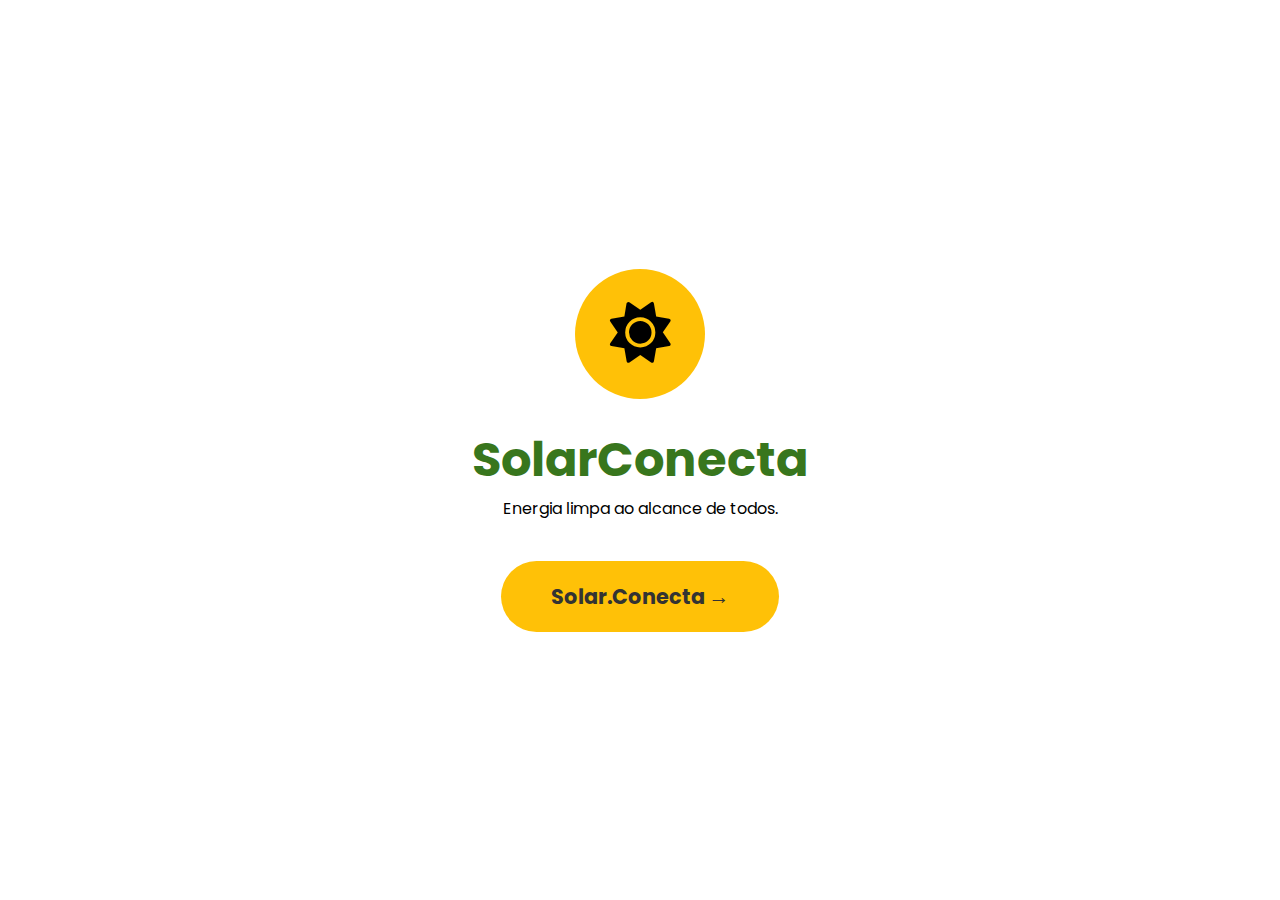
<file: dasboard/index.html>
<!DOCTYPE html>
<html lang="pt-BR">
<head>
    <meta charset="UTF-8">
    <meta name="viewport" content="width=device-width, initial-scale=1.0">
    <title>Solar Conecta Web</title>

    <link rel="stylesheet" href="style.css">
    <link rel="stylesheet" href="https://cdnjs.cloudflare.com/ajax/libs/font-awesome/6.0.0/css/all.min.css">
    <link href="https://fonts.googleapis.com/css2?family=Poppins:wght@400;600;700&display=swap" rel="stylesheet">
</head>
<body>

    <div class="web-container">
        <section class="screen active" id="home">
            <div class="content-home">
                <div class="logo-circle">
                    <i class="fas fa-sun"></i>
                </div>
                <h2>SolarConecta</h2>
                <p>Energia limpa ao alcance de todos.</p>
                <button class="btn-primary" onclick="showScreen('dashboard')">
                    Solar.Conecta &rarr;
                </button>
            </div>
        </section>

        <section class="screen" id="dashboard">

            <div class="screen-header">
                <button class="back-btn" onclick="showScreen('home')">
                    <i class="fas fa-chevron-left"></i>
                </button>
                <h3>Dashboard</h3>
            </div>

            <div class="dashboard-content">

                <div class="energy-widget">
                    <p class="label">Energia</p>
                    <p class="value-kwh">440 <span>kWh</span></p>
                </div>

                <div class="stats-row">
                    <div>
                        <p class="stat-value">120 <span>kWh</span></p>
                        <p class="stat-label">Economia mensal</p>
                    </div>
                    <div>
                        <p class="stat-value">R$ 24,50</p>
                        <p class="stat-label">Economia por família</p>
                    </div>
                </div>

                <div class="nav-grid desktop-grid">
                    <button class="btn-grid green-light">Minha Energia</button>
                    <button class="btn-grid green-dark" onclick="showScreen('credits')">Créditos Recebidos</button>
                    <button class="btn-grid green-dark" onclick="showScreen('community')">Comunidade</button>
                    <button class="btn-grid green-dark" onclick="showScreen('courses')">Cursos e Oportunidades</button>
                </div>

            </div>
        </section>

        <section class="screen" id="credits">
            <div class="screen-header">
                <button class="back-btn" onclick="showScreen('dashboard')"><i class="fas fa-chevron-left"></i></button>
                <h3>Créditos Recebidos</h3>
            </div>

            <div class="credits-content">
                <div class="credit-display">
                    <i class="fas fa-wallet"></i>
                    <p class="credit-value">25,67 <span>kWh</span></p>
                </div>
            </div>

        </section>

        <section class="screen" id="community">
            <div class="screen-header">
                <button class="back-btn" onclick="showScreen('dashboard')"><i class="fas fa-chevron-left"></i></button>
                <h3>Comunidade</h3>
            </div>

            <div class="community-content">

                <div class="section-box">
                    <h4>Informações</h4>
                    <ul>
                        <li><i class="fas fa-wrench"></i> Manutenção</li>
                        <li><i class="fas fa-cloud"></i> Clima</li>
                        <li><i class="fas fa-chart-line"></i> Atualizações da usina solar</li>
                    </ul>
                </div>

                <div class="section-box">
                    <h4>Avisos</h4>
                    <ul>
                        <li><i class="fas fa-comment"></i> Menu</li>
                        <li><i class="fas fa-hand-holding-usd"></i> Contas</li>
                        <li><i class="fas fa-tag"></i> Referência</li>
                    </ul>
                </div>

                <div class="section-box">
                    <h4>Rankings</h4>
                    <ul>
                        <li><i class="fas fa-star"></i> Família Lima Lucas</li>
                        <li><i class="fas fa-star"></i> Família Rocha</li>
                    </ul>
                </div>

            </div>
        </section>

        <section class="screen" id="courses">
            <div class="screen-header">
                <button class="back-btn" onclick="showScreen('dashboard')"><i class="fas fa-chevron-left"></i></button>
                <h3>Cursos e Oportunidades</h3>
            </div>

            <div class="courses-content">

                <div class="course-list">
                    <div class="course-item">
                        <i class="fas fa-question-circle"></i>
                        <p>Dúvidas sobre a usina</p>
                    </div>

                    <div class="course-item">
                        <i class="fas fa-tools"></i>
                        <p>Mutirão de instalação</p>
                    </div>

                    <div class="course-item">
                        <i class="fas fa-leaf"></i>
                        <p>Escola Verde</p>
                    </div>
                </div>

                <div class="section-box">
                    <h4>Agenda</h4>
                    <ul>
                        <li><i class="fas fa-calendar-alt"></i> Manutenção da usina</li>
                        <li><i class="fas fa-calendar-alt"></i> Curso de Instalação Solar</li>
                    </ul>
                </div>

                <div class="section-box rankings-btn" onclick="showScreen('profile')">
                    <h4>Rankings</h4>
                    <p class="rank-name">Família Silva</p>
                </div>

            </div>
        </section>

        <section class="screen" id="profile">
            <div class="screen-header">
                <button class="back-btn" onclick="showScreen('courses')"><i class="fas fa-chevron-left"></i></button>
                <h3>Perfil</h3>
            </div>

            <div class="profile-content">

                <div class="user-info">
                    <div class="profile-pic"></div>
                    <p class="user-name">Vandinha da Conceição</p>
                    <p class="user-address">Rua da Esperança, 777</p>
                </div>

                <div class="profile-details">
                    <p class="detail-label">Conta de energia</p>
                    <p class="detail-value">123456789</p>

                    <p class="detail-label">Famílias incluídas</p>
                    <p class="detail-value">2</p>

                    <p class="detail-label">Meta de economia</p>
                    <p class="detail-value big-value">R$ 45,00</p>
                </div>

                <div class="ranking-label">
                    <p>Ranking</p>
                    <p class="ranking-stat">1000k</p>
                </div>

            </div>
        </section>
    </div>

    <script src="script.js"></script>
</body>
</html>
</file>
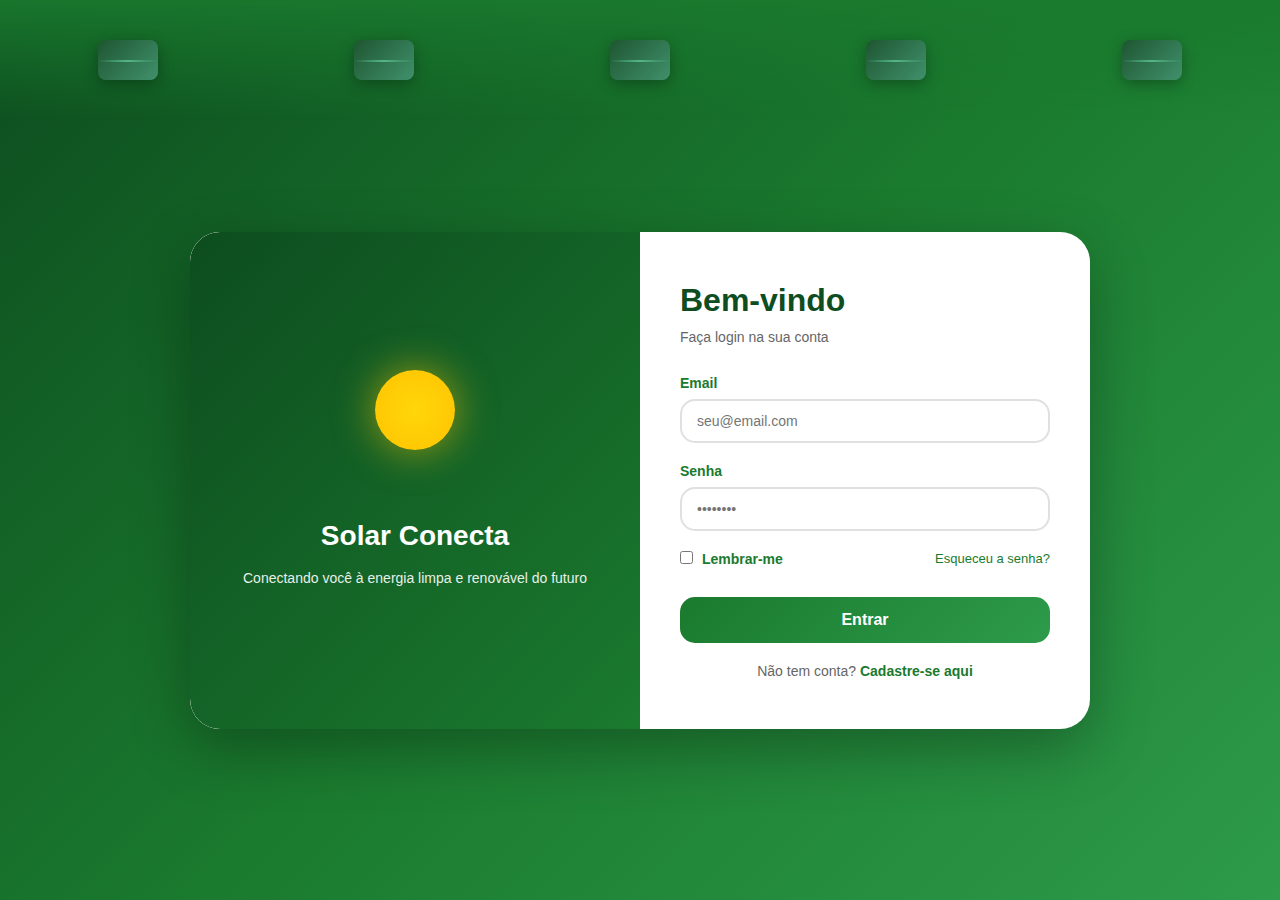
<file: página de login/index.html>
<!DOCTYPE html>
<html lang="pt-BR">
<head>
    <meta charset="UTF-8">
    <meta name="viewport" content="width=device-width, initial-scale=1.0">
    <link rel="stylesheet" href="style.css">
    <link rel="shortcut icon" href="../imagns/Captura de tela 2024-06-12 150613.png">
    <title>Solar Conecta - Login</title>
</head>
<body>
    <div class="solar-panels">
        <div class="panel"></div>
        <div class="panel"></div>
        <div class="panel"></div>
        <div class="panel"></div>
        <div class="panel"></div>
    </div>
    <div class="container">
        <div class="left-section">
            <div class="solar-icon">
                <div class="sun"></div>
            </div>
            <h2>Solar Conecta</h2>
            <p>Conectando você à energia limpa e renovável do futuro</p>
        </div>
        <div class="right-section">
            <h1>Bem-vindo</h1>
            <p>Faça login na sua conta</p>
            <form>
                <div class="form-group">
                    <label for="email">Email</label>
                    <input type="email" id="email" placeholder="seu@email.com" required>
                </div>
                <div class="form-group">
                    <label for="password">Senha</label>
                    <input type="password" id="password" placeholder="••••••••" required>
                </div>
                <div class="remember-forgot">
                    <label style="margin: 0;">
                        <input type="checkbox" style="width: auto; margin-right: 5px;"> Lembrar-me
                    </label>
                    <a href="../página de login/pagina de cadastro/senha.html">Esqueceu a senha?</a>
                </div>
                <button type="submit" class="btn-login" href="../pagina inicial/index.html">Entrar</button>
                <div class="signup-link">
                    Não tem conta? <a href="pagina de cadastro/index.html">Cadastre-se aqui</a>
                </div>
            </form>
        </div>
    </div>
</body>
</html>
</file>
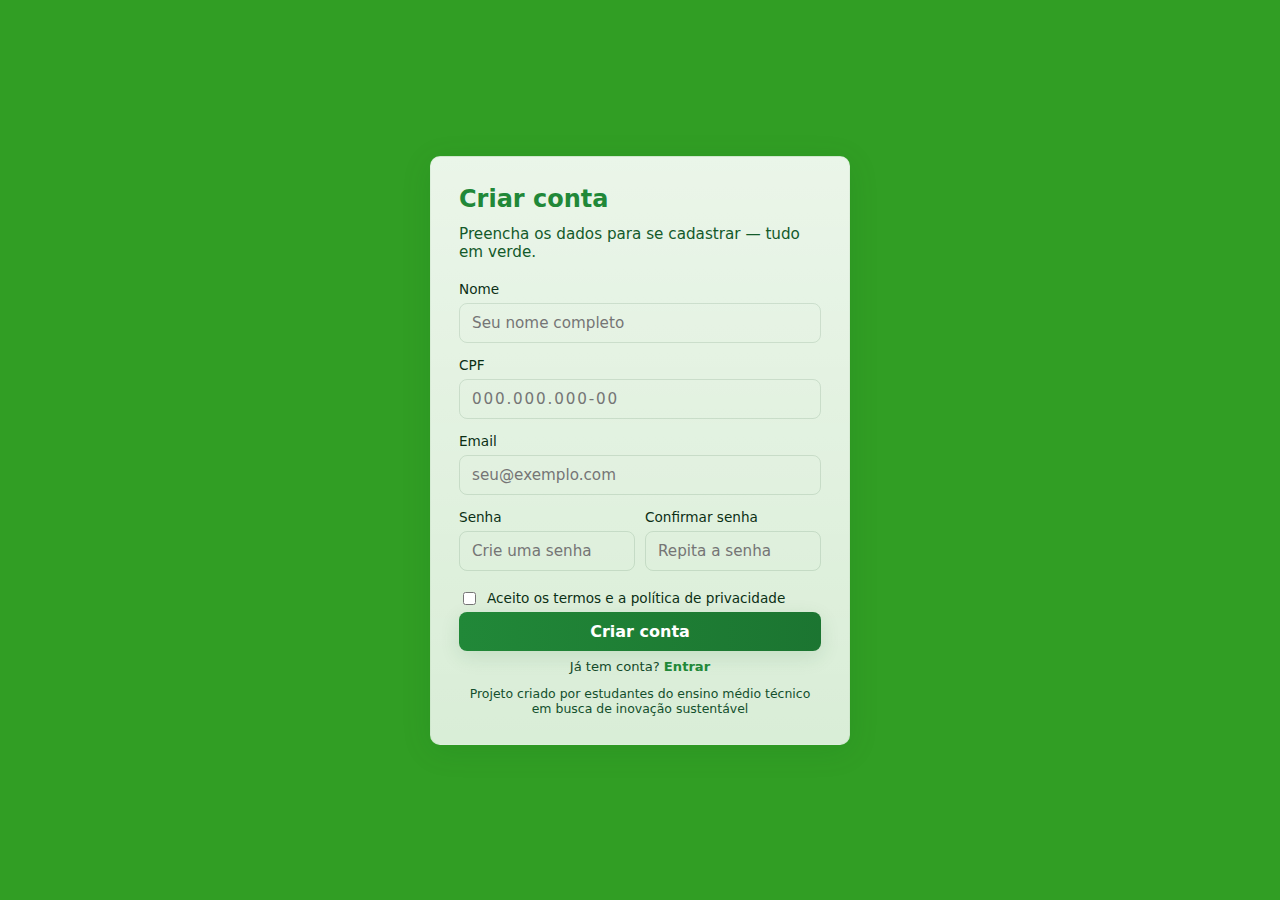
<file: página de login/pagina de cadastro/index.html>
<!doctype html>
<html lang="pt-BR">
<head>
    <meta charset="utf-8" />
    <meta name="viewport" content="width=device-width,initial-scale=1" />
    <link rel="stylesheet" href="style.css" />
    <title>Cadastro - Solar.Conecta</title>
</head>
<body>
    <div class="wrap">
        <form class="card" id="registerForm" method="post" novalidate>
            <h1>Criar conta</h1>
            <p class="lead">Preencha os dados para se cadastrar — tudo em verde.</p>

            <label for="nome">Nome</label>
            <input id="nome" name="nome" type="text" placeholder="Seu nome completo" required>

            <label for="cpf">CPF</label>
            <input id="cpf" name="cpf" type="text" inputmode="numeric" class="num" maxlength="14" placeholder="000.000.000-00" required>

            <label for="email">Email</label>
            <input id="email" name="email" type="email" placeholder="seu@exemplo.com" required>

            <div class="row">
                <div class="half">
                    <label for="senha">Senha</label>
                    <input id="senha" name="senha" type="password" placeholder="Crie uma senha" required>
                </div>
                <div class="half">
                    <label for="confirm">Confirmar senha</label>
                    <input id="confirm" name="confirm" type="password" placeholder="Repita a senha" required>
                </div>
            </div>

            <div style="display:flex;align-items:center;gap:8px;margin-top:4px">
                <input id="terms" name="terms" type="checkbox" required>
                <label for="terms" style="margin:0;">Aceito os termos e a política de privacidade</label>
            </div>

            <div id="error" class="error" role="alert" aria-live="polite" hidden></div>

            <button class="btn" type="submit">Criar conta</button>

            <div class="small">Já tem conta? <a href="../index.html" style="color:var(--green-700);text-decoration:none;font-weight:600">Entrar</a></div>
            <div class="footer-note">Projeto criado por estudantes do ensino médio técnico em busca de inovação sustentável</div>
        </form>
    </div>
</body>
</html>
</file>
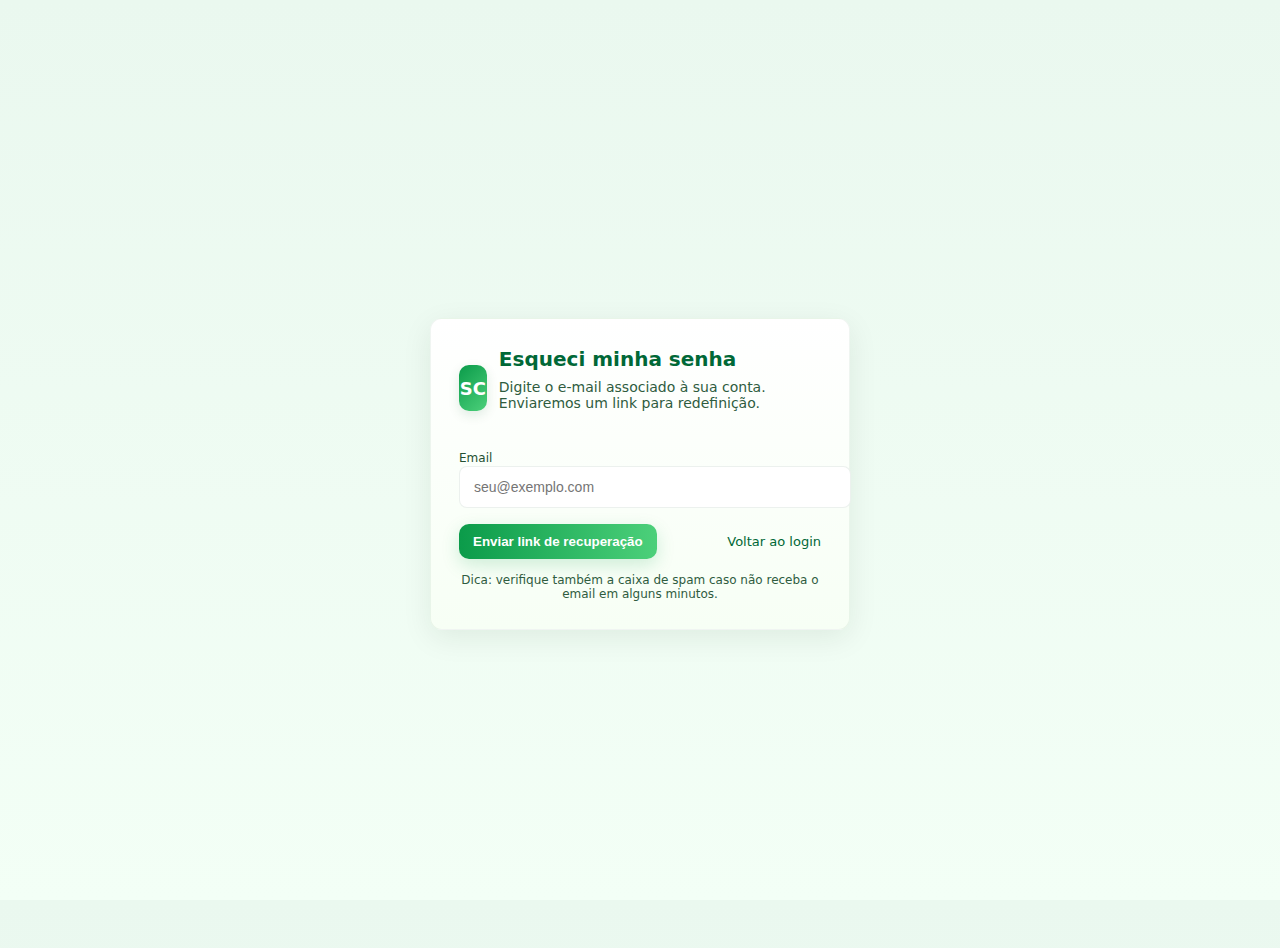
<file: página de login/pagina de cadastro/senha.html>
<!doctype html>
<html lang="pt-BR">
<head>
    <meta charset="utf-8" />
    <meta name="viewport" content="width=device-width,initial-scale=1" />
    <title>Esqueci minha senha</title>
    <style>
        :root{
            --green-800:#006837;
            --green-600:#0b9b4a;
            --green-400:#4cd07a;
            --bg:#eaf8ef;
            --card:#ffffff;
        }
        html,body{height:100%;margin:0;font-family:Inter, system-ui, -apple-system, "Segoe UI", Roboto, "Helvetica Neue", Arial;}
        body{
            display:flex;
            align-items:center;
            justify-content:center;
            background:linear-gradient(180deg,var(--bg),#f3fff6);
            padding:24px;
        }
        .container{
            width:100%;
            max-width:420px;
            background:linear-gradient(180deg,var(--card),#f7fff5);
            border-radius:12px;
            box-shadow:0 8px 30px rgba(2,36,14,0.08);
            padding:28px;
            box-sizing:border-box;
            border:1px solid rgba(5,80,30,0.06);
        }
        .brand{
            display:flex;
            gap:12px;
            align-items:center;
            margin-bottom:18px;
        }
        .logo{
            width:46px;height:46px;border-radius:10px;
            background:linear-gradient(135deg,var(--green-600),var(--green-400));
            display:flex;align-items:center;justify-content:center;
            color:#fff;font-weight:700;font-size:18px;box-shadow:0 4px 12px rgba(6,90,40,0.12);
        }
        h1{margin:0 0 8px 0;font-size:20px;color:var(--green-800);}
        p.lead{margin:0 0 18px 0;color:#2f5c3f;font-size:14px;}
        form{display:grid;gap:12px;}
        label{font-size:12px;color:#235032;}
        input[type="email"]{
            width:100%;
            padding:12px 14px;
            border-radius:8px;
            border:1px solid rgba(10,80,40,0.08);
            box-shadow:inset 0 1px 0 rgba(255,255,255,0.6);
            outline:none;
            font-size:14px;
        }
        input[type="email"]:focus{
            box-shadow:0 0 0 4px rgba(11,155,74,0.12);
            border-color:var(--green-600);
        }
        .actions{display:flex;gap:10px;align-items:center;justify-content:space-between;margin-top:4px;}
        button{
            background:linear-gradient(90deg,var(--green-600),var(--green-400));
            color:white;border:none;padding:10px 14px;border-radius:10px;font-weight:600;
            cursor:pointer;box-shadow:0 6px 18px rgba(11,155,74,0.18);
        }
        button:disabled{opacity:0.6;cursor:default;box-shadow:none}
        a.back{color:var(--green-800);text-decoration:none;font-size:13px;}
        .note{font-size:12px;color:#2f5c3f}
        .success{
            display:none;
            margin-top:12px;
            padding:12px;border-radius:8px;background:linear-gradient(90deg,#e7fff0,#f3fff8);
            border:1px solid rgba(12,110,50,0.08);color:var(--green-800);font-size:13px;
        }
        .error{color:#8b1f1f;font-size:13px}
        footer{margin-top:14px;font-size:12px;color:#2f5c3f;text-align:center}
        @media (max-width:420px){ .container{padding:20px} }
    </style>
</head>
<body>
    <main class="container" role="main" aria-labelledby="titulo">
        <div class="brand">
            <div class="logo" aria-hidden="true">SC</div>
            <div>
                <h1 id="titulo">Esqueci minha senha</h1>
                <p class="lead">Digite o e-mail associado à sua conta. Enviaremos um link para redefinição.</p>
            </div>
        </div>

        <form id="resetForm" novalidate>
            <div>
                <label for="email">Email</label>
                <input id="email" name="email" type="email" placeholder="seu@exemplo.com" required autocomplete="email" />
                <div id="err" class="error" role="status" aria-live="polite"></div>
            </div>

            <div class="actions">
                <button id="sendBtn" type="submit">Enviar link de recuperação</button>
                <a class="back" href="../index.html">Voltar ao login</a>
            </div>

            <div id="success" class="success" role="status" aria-live="polite"></div>
        </form>

        <footer>
            Dica: verifique também a caixa de spam caso não receba o email em alguns minutos.
        </footer>
    </main>

    <script>
        (function(){
            const form = document.getElementById('resetForm');
            const email = document.getElementById('email');
            const err = document.getElementById('err');
            const success = document.getElementById('success');
            const btn = document.getElementById('sendBtn');

            function validateEmail(v){
                return /^[^\s@]+@[^\s@]+\.[^\s@]+$/.test(v);
            }

            form.addEventListener('submit', function(e){
                e.preventDefault();
                err.textContent = '';
                success.style.display = 'none';

                const val = email.value.trim();
                if(!val){
                    err.textContent = 'Por favor, insira seu email.';
                    email.focus();
                    return;
                }
                if(!validateEmail(val)){
                    err.textContent = 'Formato de email inválido.';
                    email.focus();
                    return;
                }
                btn.disabled = true;
                btn.textContent = 'Enviando...';

                setTimeout(() => {
                    btn.disabled = false;
                    btn.textContent = 'Enviar link de recuperação';
                    success.textContent = 'Pronto! Verifique seu email. Enviamos um link para redefinir sua senha.';
                    success.style.display = 'block';
                    form.reset();
                }, 900);
            });
        })();
    </script>
</body>
</html>
</file>
<file: dasboard/style.css>
:root {
    --color-yellow: #FFC107;
    --color-green-dark: #38761D;
    --color-green-medium: #6AA84F;
    --color-green-light: #C6D9BC;
    --color-background: #F8F8F8;
    --color-text-dark: #333;
    --color-text-light: #666;
}

* {
    margin: 0;
    padding: 0;
    box-sizing: border-box;
    font-family: 'Poppins', sans-serif;
}

body {
    background-color: var(--color-background);
    width: 100%;
    height: 100vh;
    overflow: hidden;
}

.web-container {
    width: 100%;
    height: 100%;
    position: relative;
}

.screen {
    position: absolute;
    width: 100%;
    height: 100%;
    padding: 50px;
    overflow-y: auto;
    background: white;
    transform: translateX(100%);
    transition: 0.4s ease-in-out;
}

.screen.active {
    transform: translateX(0);
}

.content-home {
    height: 100%;
    display: flex;
    flex-direction: column;
    align-items: center;
    justify-content: center;
    text-align: center;
}

.logo-circle {
    width: 130px;
    height: 130px;
    border-radius: 50%;
    background: var(--color-yellow);
    display: flex;
    align-items: center;
    justify-content: center;
}

.logo-circle i {
    font-size: 3.8em;
}

.content-home h2 {
    font-size: 3em;
    color: var(--color-green-dark);
    margin-top: 25px;
}

.btn-primary {
    margin-top: 40px;
    padding: 20px 50px;
    border: none;
    border-radius: 40px;
    font-size: 1.3em;
    font-weight: bold;
    cursor: pointer;
    background: var(--color-yellow);
    color: var(--color-text-dark);
}

.screen-header {
    display: flex;
    align-items: center;
    margin-bottom: 30px;
}

.back-btn {
    background: none;
    border: none;
    font-size: 1.5em;
    margin-right: 20px;
    cursor: pointer;
}

.screen-header h3 {
    font-size: 2em;
    font-weight: 700;
}


.energy-widget {
    background: var(--color-background);
    padding: 40px;
    border-radius: 20px;
    text-align: center;
    margin-bottom: 30px;
}

.value-kwh {
    font-size: 4em;
    font-weight: bold;
    color: var(--color-green-dark);
}

.stats-row {
    display: flex;
    justify-content: space-around;
    margin: 30px 0;
}

.nav-grid {
    margin-top: 30px;
}

.desktop-grid {
    display: grid;
    grid-template-columns: repeat(2, 1fr);
    gap: 25px;
}

.btn-grid {
    padding: 25px;
    border: none;
    border-radius: 15px;
    font-size: 1.3em;
    font-weight: 600;
    color: white;
    cursor: pointer;
    text-align: left;
}

.green-light { background: var(--color-green-medium); }
.green-dark { background: var(--color-green-dark); }

.credit-display {
    background: var(--color-green-dark);
    color: white;
    padding: 40px;
    border-radius: 20px;
}

.credit-value {
    font-size: 3.5em;
    font-weight: bold;
}

.chart-container {
    margin: 30px 0;
}

.chart-placeholder {
    height: 200px;
    background: #eee;
    border-radius: 15px;
    display: flex;
    align-items: center;
    justify-content: center;
    font-size: 1.3em;
    color: #888;
}

.section-box {
background: var(--color-green-light);
    padding: 25px;
    border-radius: 15px;
    margin-bottom: 25px;
}

.section-box ul li {
    margin-bottom: 8px;
    font-size: 1.1em;
    display: flex;
    align-items: center;
}

.course-list {
    display: grid;
    grid-template-columns: repeat(3, 1fr);
    gap: 20px;
    margin-bottom: 30px;
}

.course-item {
background: var(--color-green-light);
    padding: 25px;
    border-radius: 15px;
    display: flex;
    align-items: center;
}

.profile-pic {
    width: 100px;
    height: 100px;
    background: var(--color-green-light);
    border-radius: 50%;
    margin: 0 auto 15px;
}

.profile-details {
background: var(--color-green-light);
    padding: 25px;
    border-radius: 15px;
    margin: 30px 0;
}

.detail-value.big-value {
    font-size: 2.5em;
    color: var(--color-green-dark);
    border-bottom: none;
}

.ranking-label {
    border: 2px solid var(--color-green-dark);
    padding: 20px;
    border-radius: 20px;
    text-align: center;
}
</file>
<file: página de login/style.css>
* {
            margin: 0;
            padding: 0;
            box-sizing: border-box;
        }
        body {
            font-family: 'Segoe UI', Tahoma, Geneva, Verdana, sans-serif;
            background: linear-gradient(135deg, #0d4d1f 0%, #1a7a2e 50%, #2d9b4a 100%);
            min-height: 100vh;
            display: flex;
            justify-content: center;
            align-items: center;
            overflow: hidden;
        }
        .solar-panels {
            position: fixed;
            top: 0;
            left: 0;
            right: 0;
            height: 120px;
            background: linear-gradient(to bottom, rgba(26, 122, 46, 0.9), transparent);
            display: flex;
            justify-content: space-around;
            align-items: center;
            z-index: 1;
        }
        .panel {
            width: 60px;
            height: 40px;
            background: linear-gradient(135deg, #1e5631 0%, #40916c 100%);
            border-radius: 8px;
            box-shadow: 0 4px 15px rgba(0, 0, 0, 0.3);
            position: relative;
            overflow: hidden;
        }
        .panel::before {
            content: '';
            position: absolute;
            width: 100%;
            height: 2px;
            background: linear-gradient(to right, transparent, #52b788, transparent);
            top: 50%;
            animation: energy-flow 2s infinite;
        }
        @keyframes energy-flow {
            0%, 100% { left: -100%; }
            50% { left: 100%; }
        }
        .container {
            background: white;
            border-radius: 30px;
            box-shadow: 0 20px 60px rgba(0, 0, 0, 0.3);
            display: flex;
            width: 95%;
            max-width: 900px;
            overflow: hidden;
            margin-top: 60px;
        }
        .left-section {
            flex: 1;
            background: linear-gradient(135deg, #0d4d1f 0%, #1a7a2e 100%);
            padding: 50px 40px;
            display: flex;
            flex-direction: column;
            justify-content: center;
            align-items: center;
            color: white;
            border-radius: 30px 0 0 30px;
        }
        .solar-icon {
            width: 120px;
            height: 120px;
            margin-bottom: 30px;
        }
        .sun {
            width: 80px;
            height: 80px;
            background: radial-gradient(circle, #ffd60a 0%, #ffc300 100%);
            border-radius: 50%;
            margin: 0 auto 20px;
            box-shadow: 0 0 40px rgba(255, 195, 0, 0.6);
            animation: pulse-sun 3s infinite;
        }
        @keyframes pulse-sun {
            0%, 100% { transform: scale(1); }
            50% { transform: scale(1.1); }
        }
        .left-section h2 {
            font-size: 28px;
            margin-bottom: 15px;
            text-align: center;
        }
        .left-section p {
            font-size: 14px;
            opacity: 0.9;
            text-align: center;
            line-height: 1.6;
        }
        .right-section {
            flex: 1;
            padding: 50px 40px;
            display: flex;
            flex-direction: column;
            justify-content: center;
        }
        .right-section h1 {
            color: #0d4d1f;
            margin-bottom: 10px;
            font-size: 32px;
        }
        .right-section p {
            color: #666;
            margin-bottom: 30px;
            font-size: 14px;
        }
        .form-group {
            margin-bottom: 20px;
        }
        label {
            display: block;
            color: #1a7a2e;
            margin-bottom: 8px;
            font-weight: 600;
            font-size: 14px;
        }
        input {
            width: 100%;
            padding: 12px 15px;
            border: 2px solid #e0e0e0;
            border-radius: 15px;
            font-size: 14px;
            transition: all 0.3s ease;
            font-family: inherit;
        }
        input:focus {
            outline: none;
            border-color: #1a7a2e;
            box-shadow: 0 0 10px rgba(26, 122, 46, 0.2);
        }
        .remember-forgot {
            display: flex;
            justify-content: space-between;
            align-items: center;
            margin: 20px 0;
            font-size: 13px;
        }
        .remember-forgot a {
            color: #1a7a2e;
            text-decoration: none;
            transition: opacity 0.3s;
        }
        .remember-forgot a:hover {
            opacity: 0.7;
        }
        .btn-login {
            width: 100%;
            padding: 14px;
            background: linear-gradient(135deg, #1a7a2e 0%, #2d9b4a 100%);
            color: white;
            border: none;
            border-radius: 15px;
            font-size: 16px;
            font-weight: 600;
            cursor: pointer;
            transition: all 0.3s ease;
            margin-top: 10px;
        }
        .btn-login:hover {
            transform: translateY(-2px);
            box-shadow: 0 10px 25px rgba(26, 122, 46, 0.4);
        }
        .signup-link {
            text-align: center;
            margin-top: 20px;
            font-size: 14px;
            color: #666;
        }
        .signup-link a {
            color: #1a7a2e;
            text-decoration: none;
            font-weight: 600;
        }
        .signup-link a:hover {
            text-decoration: underline;
        }
        @media (max-width: 768px) {
            .container {
                flex-direction: column;
            }
            .left-section {
                border-radius: 30px 30px 0 0;
                padding: 30px 20px;
            }
            .right-section {
                padding: 30px 20px;
            }
            .left-section h2 {
                font-size: 22px;
            }
            .right-section h1 {
                font-size: 26px;
            }
        }
</file>
<file: página de login/pagina de cadastro/style.css>
:root{
            --green-600: #28a745;
            --green-700: #218838;
            --green-800: #16622a;
            --green-50: #e9f7ef;
            --bg: linear-gradient(135deg, #319E24 0%, #319E24 50%, #319E24 100%);
            --radius: 10px;
            --glass: rgba(255,255,255,0.65);
        }

        *{box-sizing:border-box;font-family:Inter, system-ui, -apple-system, "Segoe UI", Roboto, "Helvetica Neue", Arial;}
        html,body{height:100%;margin:0;background:var(--bg);color:#0b2f15}
        body{background-size:200% 200%; animation: bgShift 12s ease-in-out infinite;}

        @keyframes bgShift{
            0%{background-position:0% 50%}
            50%{background-position:100% 50%}
            100%{background-position:0% 50%}
        }

        .wrap{
            min-height:100vh;display:flex;align-items:center;justify-content:center;padding:24px;
        }

        .card{
            width:100%;max-width:420px;background:linear-gradient(180deg, rgba(255,255,255,0.9), rgba(255,255,255,0.82));
            border-radius:var(--radius);padding:28px;box-shadow:0 6px 30px rgba(18,90,36,0.12);
            border:1px solid rgba(34,139,34,0.06);
            animation: float 6s ease-in-out infinite;
            transform-origin:center;
            overflow:hidden; /* evita qualquer 'vazamento' visual */
        }

        @keyframes float{
            0%{transform:translateY(6px)}
            50%{transform:translateY(-6px)}
            100%{transform:translateY(6px)}
        }

        h1{margin:0 0 12px;font-size:1.5rem;color:var(--green-700)}
        p.lead{margin:0 0 20px;color:#135a2a;font-size:0.95rem}

        label{display:block;font-size:0.85rem;color:#0b2f15;margin-bottom:6px}
        input[type="text"], input[type="email"], input[type="password"]{
        width:100%;padding:10px 12px;border-radius:8px;border:1px solid rgba(15,77,36,0.12);
        background:transparent;margin-bottom:14px;font-size:0.95rem;transition:box-shadow .18s ease, border-color .18s ease;
        }
        input:focus{outline:none;box-shadow:0 0 0 4px rgba(22,98,42,0.12);border-color:var(--green-700)}

        .row{display:flex;gap:10px;flex-wrap:wrap} /* garante que não estoure em telas pequenas */
        .half{flex:1;min-width:0} /* min-width:0 evita overflow em flex items */

        .btn{
            display:inline-block;width:100%;padding:10px 14px;border-radius:8px;
            background:linear-gradient(90deg, var(--green-700), var(--green-800));
            background-size:200% 100%;
            color:#fff;text-align:center;border:none;
            font-weight:600;cursor:pointer;font-size:1rem;margin-top:4px;
            transition:transform .12s ease, box-shadow .12s ease;
            box-shadow:0 6px 20px rgba(22,98,42,0.12);
            animation: btnPulse 4s linear infinite;
        }
        .btn:hover{transform:translateY(-2px); box-shadow:0 12px 30px rgba(16,70,30,0.18); background-position:100% 50%;}

        @keyframes btnPulse{
            0%{background-position:0% 50%; box-shadow:0 6px 20px rgba(22,98,42,0.12)}
            50%{background-position:100% 50%; box-shadow:0 10px 30px rgba(22,98,42,0.16)}
            100%{background-position:0% 50%; box-shadow:0 6px 20px rgba(22,98,42,0.12)}
        }

        .muted{font-size:0.85rem;color:#1f5130;margin-top:12px;text-align:center}
        .small{font-size:0.82rem;color:#144a2a;margin-top:8px;text-align:center}

        .toggle-pass{font-size:0.82rem;color:var(--green-700);cursor:pointer;margin-left:8px;background:none;border:none}

        .footer-note{font-size:0.78rem;color:#14502d;margin-top:12px;text-align:center}
        .error{color:#a62f2f;font-size:0.85rem;margin-top:6px}

        input[type="text"].num{letter-spacing:0.12em}
</file>
